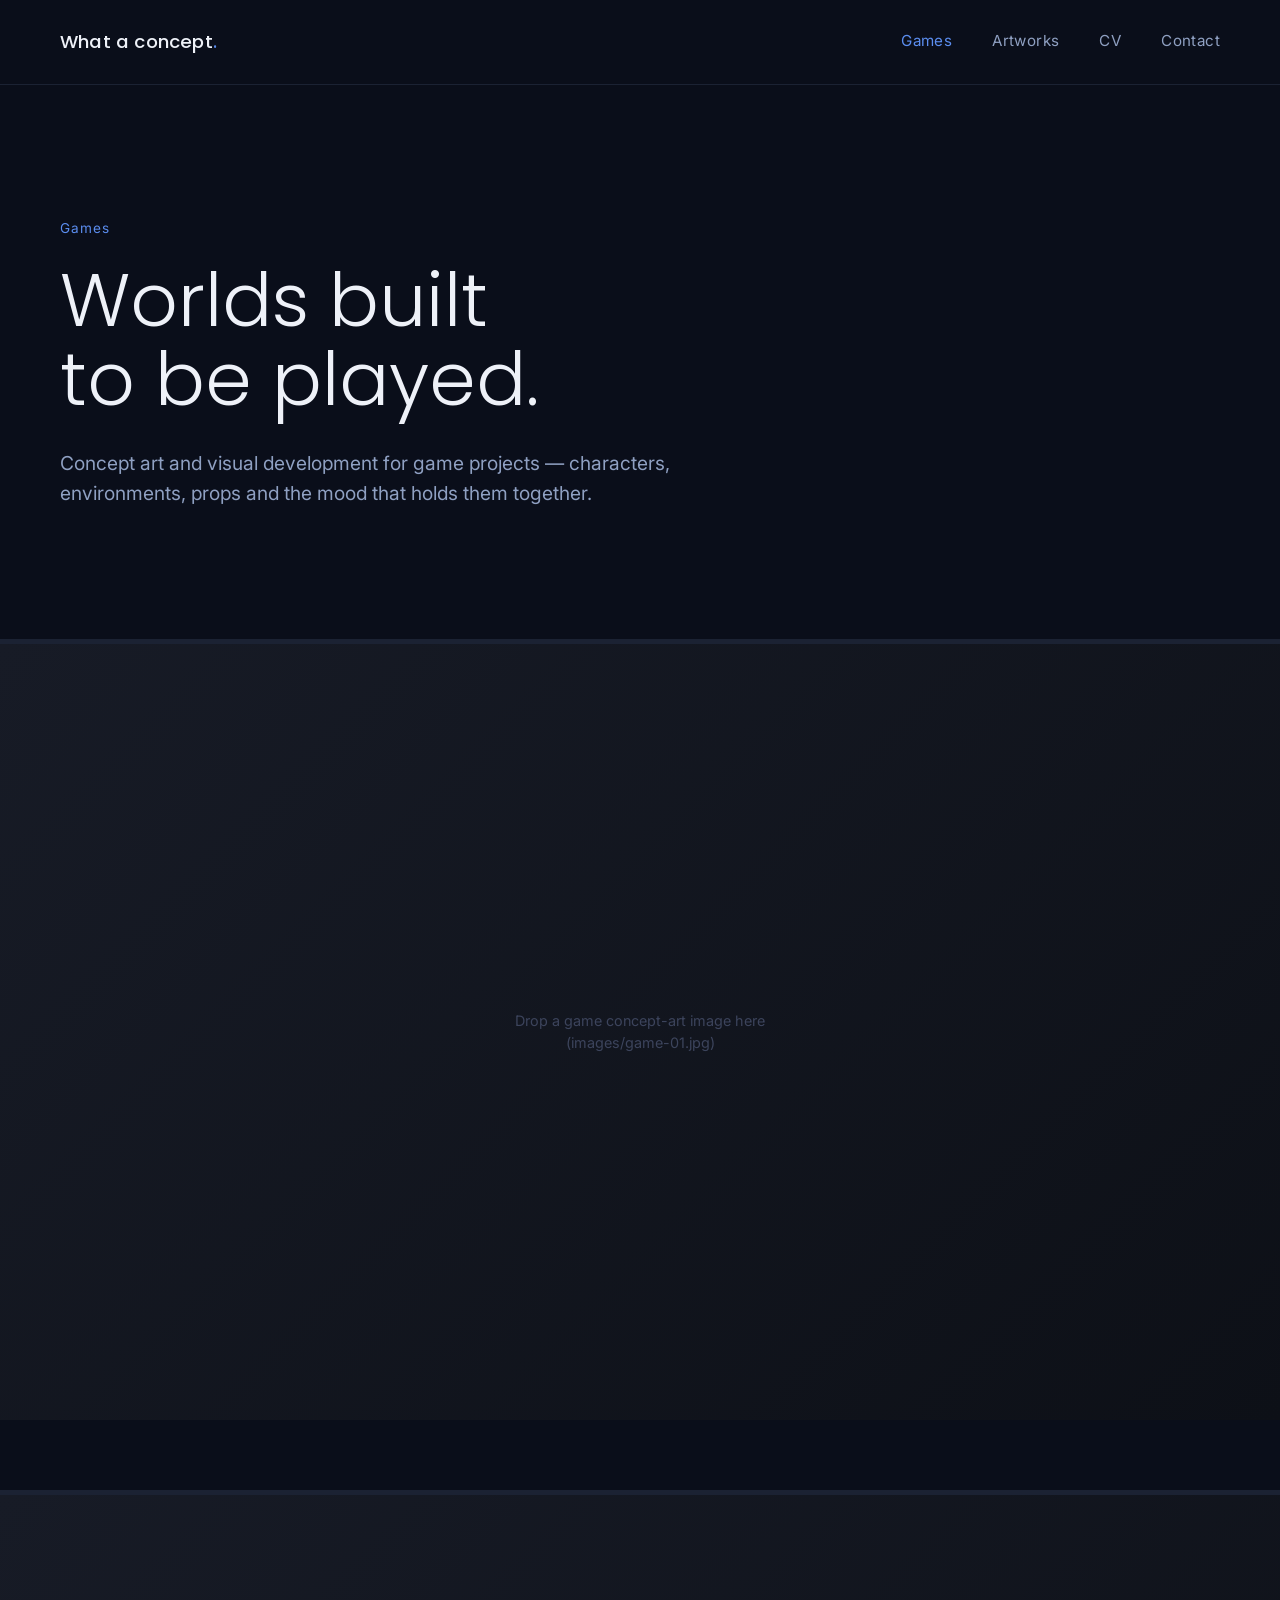
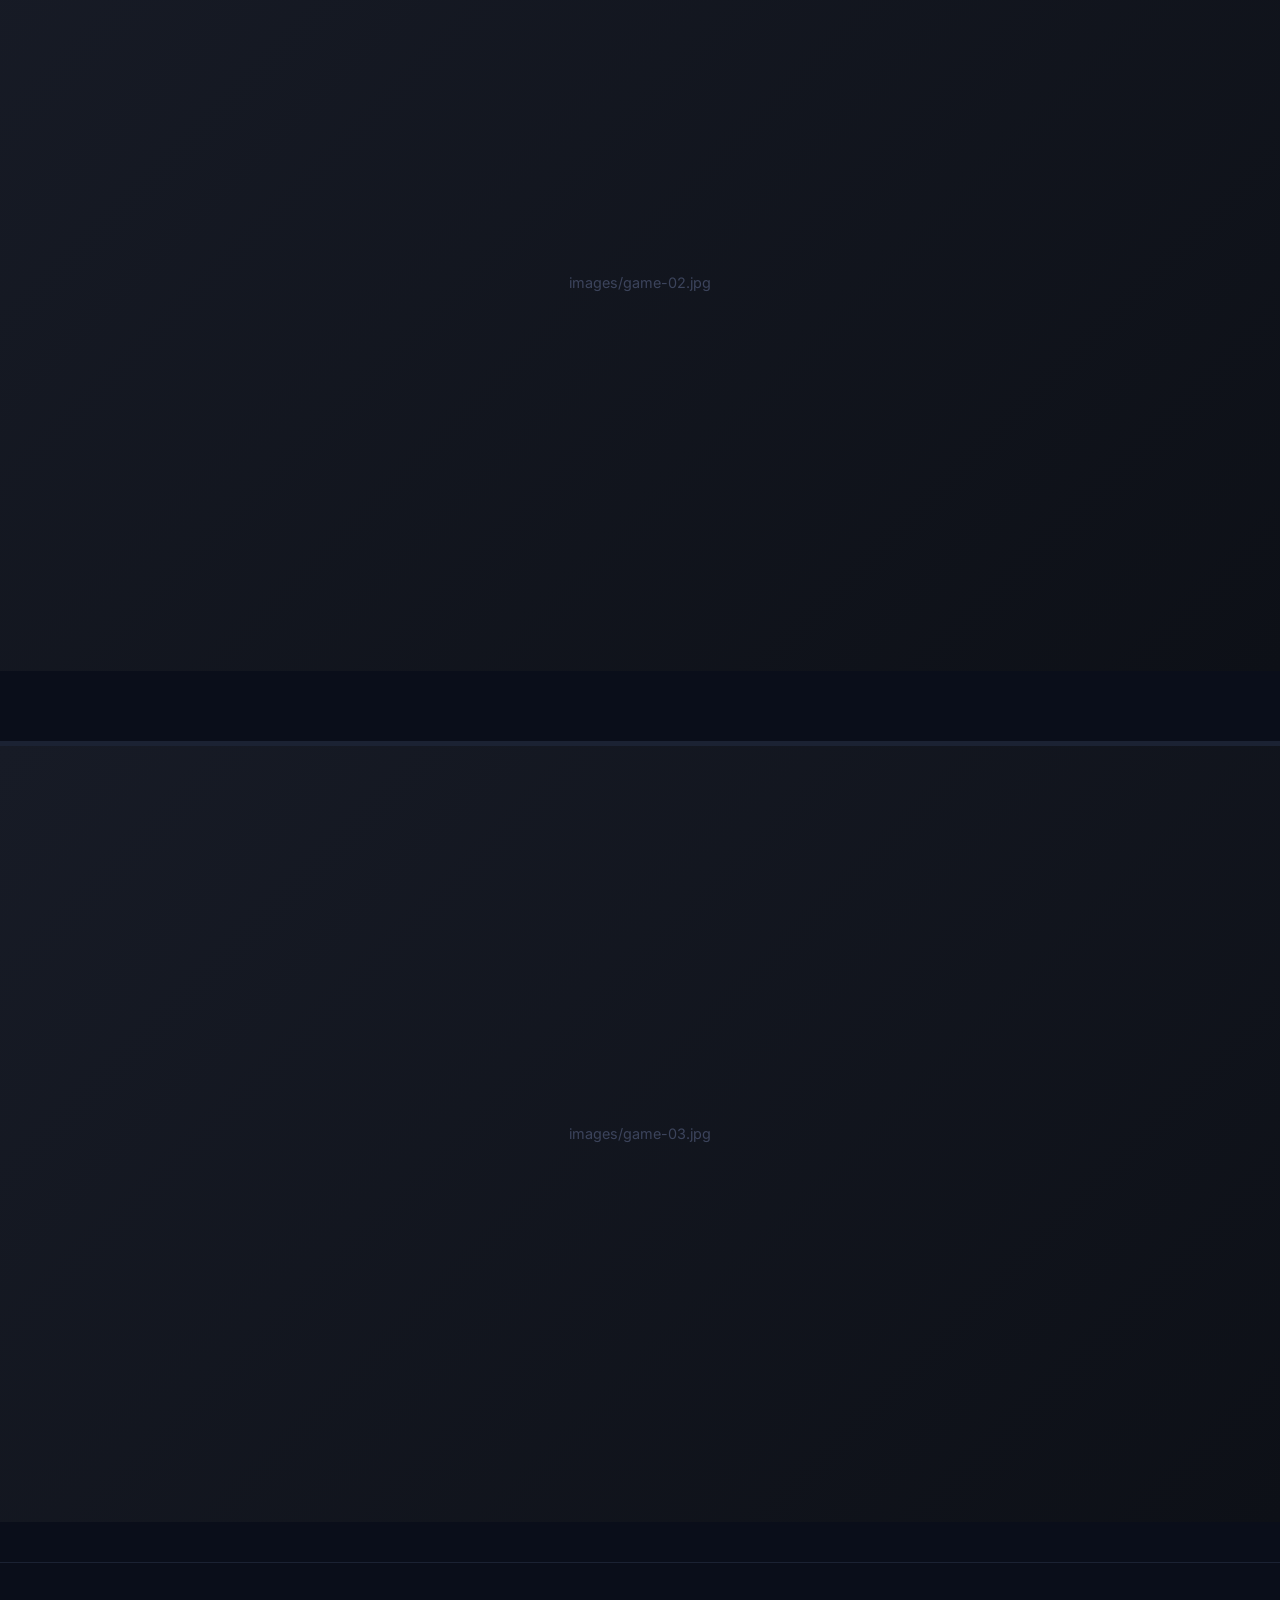
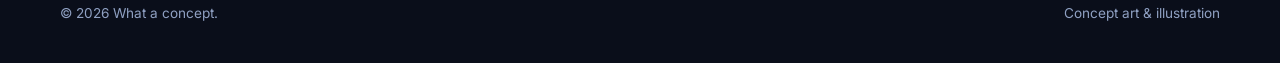
<file: index.html>
<!DOCTYPE html>
<html lang="en">
<head>
<meta charset="UTF-8">
<meta name="viewport" content="width=device-width, initial-scale=1.0">
<title>What a concept. — Games</title>
<meta name="description" content="Concept art and visual development for game projects — characters, environments, props and the mood that holds them together.">
<link rel="stylesheet" href="css/style.css">
</head>
<body>

<header class="site-nav">
  <div class="nav-inner">
    <a href="index.html" class="logo">What a concept<span class="dot">.</span></a>
    <button class="nav-toggle" aria-label="Toggle menu" aria-expanded="false">&#9776;</button>
    <nav class="links">
      <a href="index.html" class="active">Games</a>
      <a href="artworks.html">Artworks</a>
      <a href="cv.html">CV</a>
      <a href="contact.html">Contact</a>
    </nav>
  </div>
</header>

<main>
  <section class="hero">
    <div class="wrap">
      <p class="eyebrow">Games</p>
      <h1>Worlds built<br>to be played.</h1>
      <p class="lede">Concept art and visual development for game projects — characters, environments, props and the mood that holds them together.</p>
    </div>
  </section>

  <section class="feature-image">
    <div class="frame">
      <!-- Replace this placeholder with your own artwork:
           <img src="images/game-01.jpg" alt="Concept art for [project name]"> -->
      <p class="placeholder-label">Drop a game concept-art image here<br>(images/game-01.jpg)</p>
    </div>
  </section>

  <section class="feature-image">
    <div class="frame">
      <p class="placeholder-label">images/game-02.jpg</p>
    </div>
  </section>

  <section class="feature-image">
    <div class="frame">
      <p class="placeholder-label">images/game-03.jpg</p>
    </div>
  </section>
</main>

<footer class="site-footer">
  <div class="wrap">
    <p>&copy; <span id="year"></span> What a concept.</p>
    <p>Concept art &amp; illustration</p>
  </div>
</footer>

<script src="js/nav.js"></script>
<script>document.getElementById('year').textContent = new Date().getFullYear();</script>
</body>
</html>
</file>
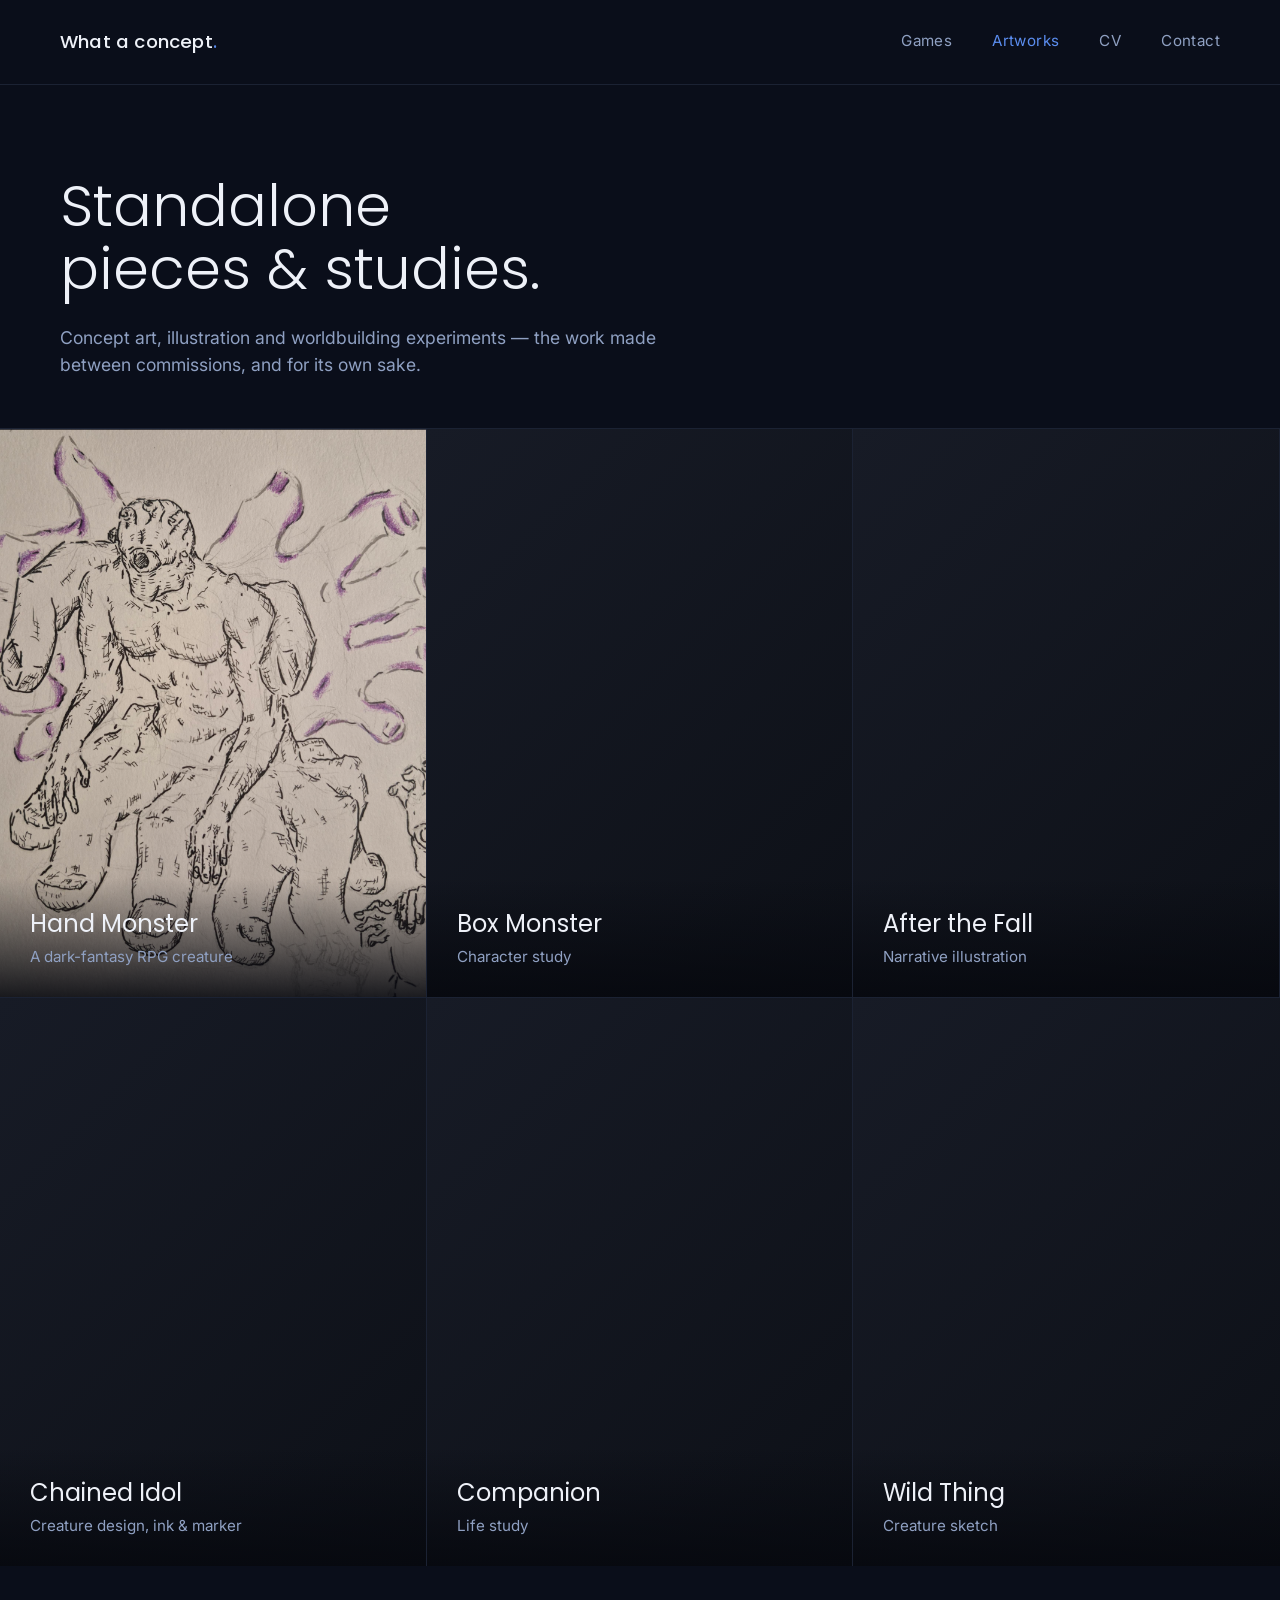
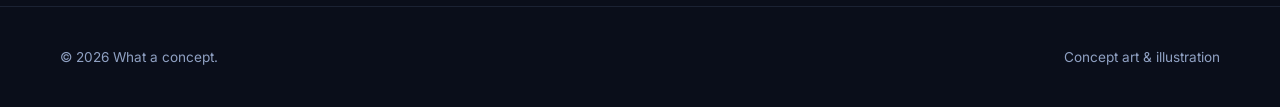
<file: artworks.html>
<!DOCTYPE html>
<html lang="en">
<head>
<meta charset="UTF-8">
<meta name="viewport" content="width=device-width, initial-scale=1.0">
<title>What a concept. — Artworks</title>
<meta name="description" content="Standalone concept art, illustration and worldbuilding experiments.">
<link rel="stylesheet" href="css/style.css">
</head>
<body>

<header class="site-nav">
  <div class="nav-inner">
    <a href="index.html" class="logo">What a concept<span class="dot">.</span></a>
    <button class="nav-toggle" aria-label="Toggle menu" aria-expanded="false">&#9776;</button>
    <nav class="links">
      <a href="index.html">Games</a>
      <a href="artworks.html" class="active">Artworks</a>
      <a href="cv.html">CV</a>
      <a href="contact.html">Contact</a>
    </nav>
  </div>
</header>

<main>
  <section class="page-head">
    <div class="wrap">
      <h1>Standalone<br>pieces &amp; studies.</h1>
      <p class="lede">Concept art, illustration and worldbuilding experiments — the work made between commissions, and for its own sake.</p>
    </div>
  </section>

  <section class="gallery">
    <a class="gallery-item" href="#">
      <div class="frame-empty">
        <img src="images/FingerMan.png" alt="Hand Monster concept art"> 
      </div>
      <div class="gallery-caption">
        <h3>Hand Monster</h3>
        <p>A dark-fantasy RPG creature</p>
      </div>
    </a>

    <a class="gallery-item" href="#">
      <div class="frame-empty"></div>
      <div class="gallery-caption">
        <h3>Box Monster</h3>
        <p>Character study</p>
      </div>
    </a>

    <a class="gallery-item" href="#">
      <div class="frame-empty"></div>
      <div class="gallery-caption">
        <h3>After the Fall</h3>
        <p>Narrative illustration</p>
      </div>
    </a>

    <a class="gallery-item" href="#">
      <div class="frame-empty"></div>
      <div class="gallery-caption">
        <h3>Chained Idol</h3>
        <p>Creature design, ink &amp; marker</p>
      </div>
    </a>

    <a class="gallery-item" href="#">
      <div class="frame-empty"></div>
      <div class="gallery-caption">
        <h3>Companion</h3>
        <p>Life study</p>
      </div>
    </a>

    <a class="gallery-item" href="#">
      <div class="frame-empty"></div>
      <div class="gallery-caption">
        <h3>Wild Thing</h3>
        <p>Creature sketch</p>
      </div>
    </a>
  </section>
</main>

<footer class="site-footer">
  <div class="wrap">
    <p>&copy; <span id="year"></span> What a concept.</p>
    <p>Concept art &amp; illustration</p>
  </div>
</footer>

<script src="js/nav.js"></script>
<script>document.getElementById('year').textContent = new Date().getFullYear();</script>
</body>
</html>
</file>
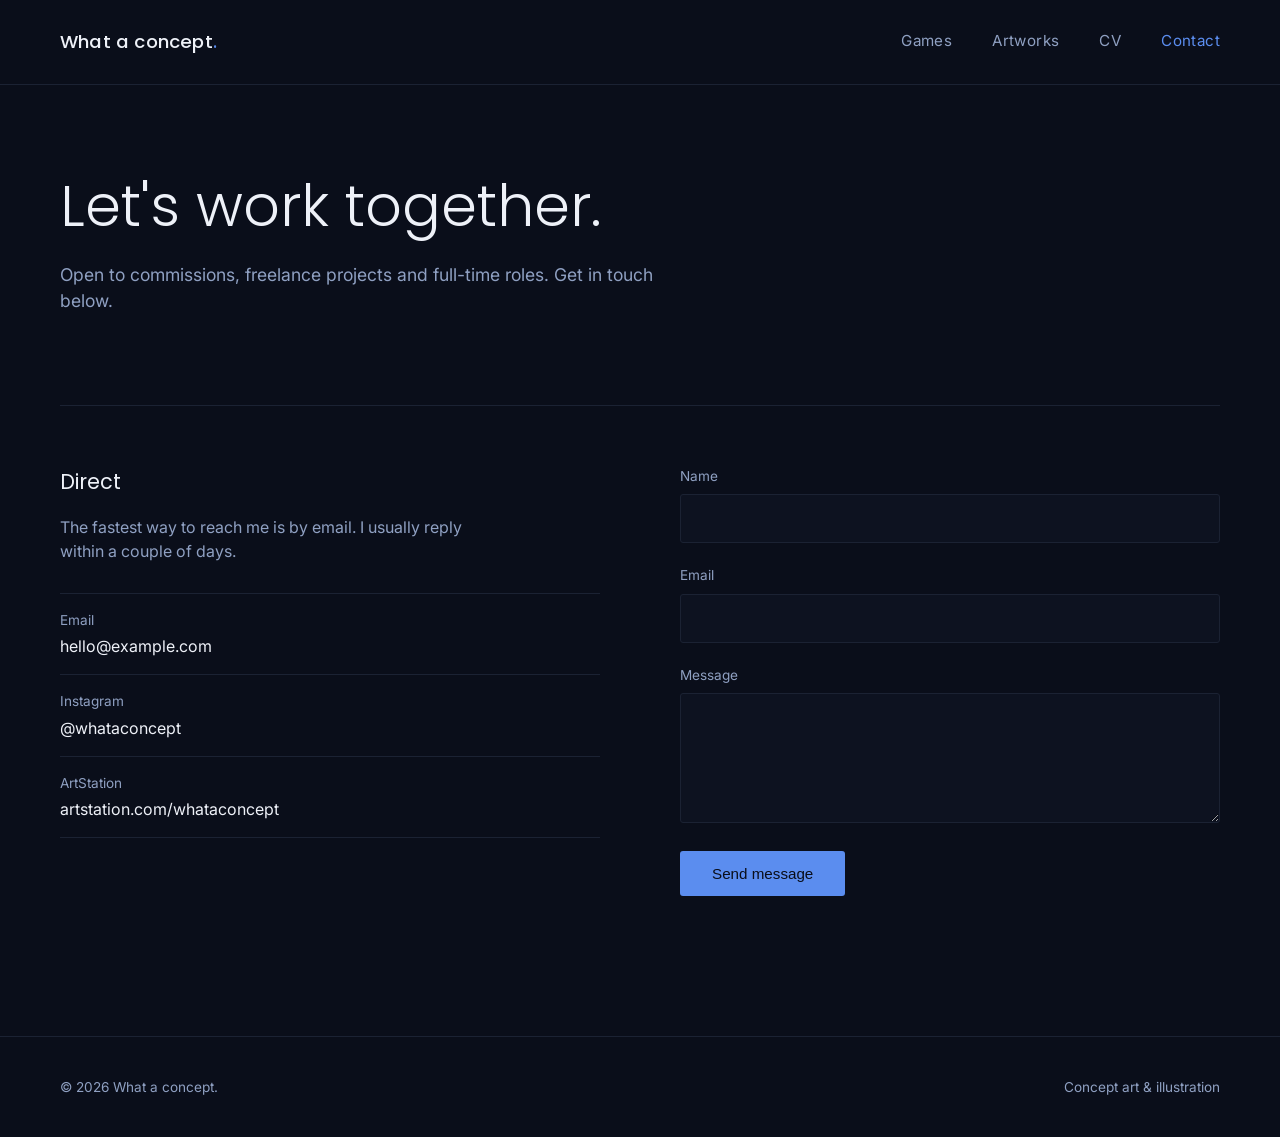
<file: contact.html>
<!DOCTYPE html>
<html lang="en">
<head>
<meta charset="UTF-8">
<meta name="viewport" content="width=device-width, initial-scale=1.0">
<title>What a concept. — Contact</title>
<link rel="stylesheet" href="css/style.css">
</head>
<body>

<header class="site-nav">
  <div class="nav-inner">
    <a href="index.html" class="logo">What a concept<span class="dot">.</span></a>
    <button class="nav-toggle" aria-label="Toggle menu" aria-expanded="false">&#9776;</button>
    <nav class="links">
      <a href="index.html">Games</a>
      <a href="artworks.html">Artworks</a>
      <a href="cv.html">CV</a>
      <a href="contact.html" class="active">Contact</a>
    </nav>
  </div>
</header>

<main>
  <section class="page-head">
    <div class="wrap">
      <h1>Let's work together.</h1>
      <p class="lede">Open to commissions, freelance projects and full-time roles. Get in touch below.</p>
    </div>
  </section>

  <div class="wrap">
    <div class="contact-grid">
      <div class="contact-info">
        <h2>Direct</h2>
        <p>The fastest way to reach me is by email. I usually reply within a couple of days.</p>
        <div class="contact-links">
          <a href="mailto:hello@example.com">
            <span class="label">Email</span>
            hello@example.com
          </a>
          <a href="https://www.instagram.com/" target="_blank" rel="noopener">
            <span class="label">Instagram</span>
            @whataconcept
          </a>
          <a href="https://www.artstation.com/" target="_blank" rel="noopener">
            <span class="label">ArtStation</span>
            artstation.com/whataconcept
          </a>
        </div>
      </div>

      <form class="contact-form" action="#" method="post">
        <div>
          <label for="name">Name</label>
          <input type="text" id="name" name="name" required>
        </div>
        <div>
          <label for="email">Email</label>
          <input type="email" id="email" name="email" required>
        </div>
        <div>
          <label for="message">Message</label>
          <textarea id="message" name="message" required></textarea>
        </div>
        <button type="submit">Send message</button>
      </form>
    </div>
  </div>
</main>

<footer class="site-footer">
  <div class="wrap">
    <p>&copy; <span id="year"></span> What a concept.</p>
    <p>Concept art &amp; illustration</p>
  </div>
</footer>

<script src="js/nav.js"></script>
<script>document.getElementById('year').textContent = new Date().getFullYear();</script>
</body>
</html>
</file>
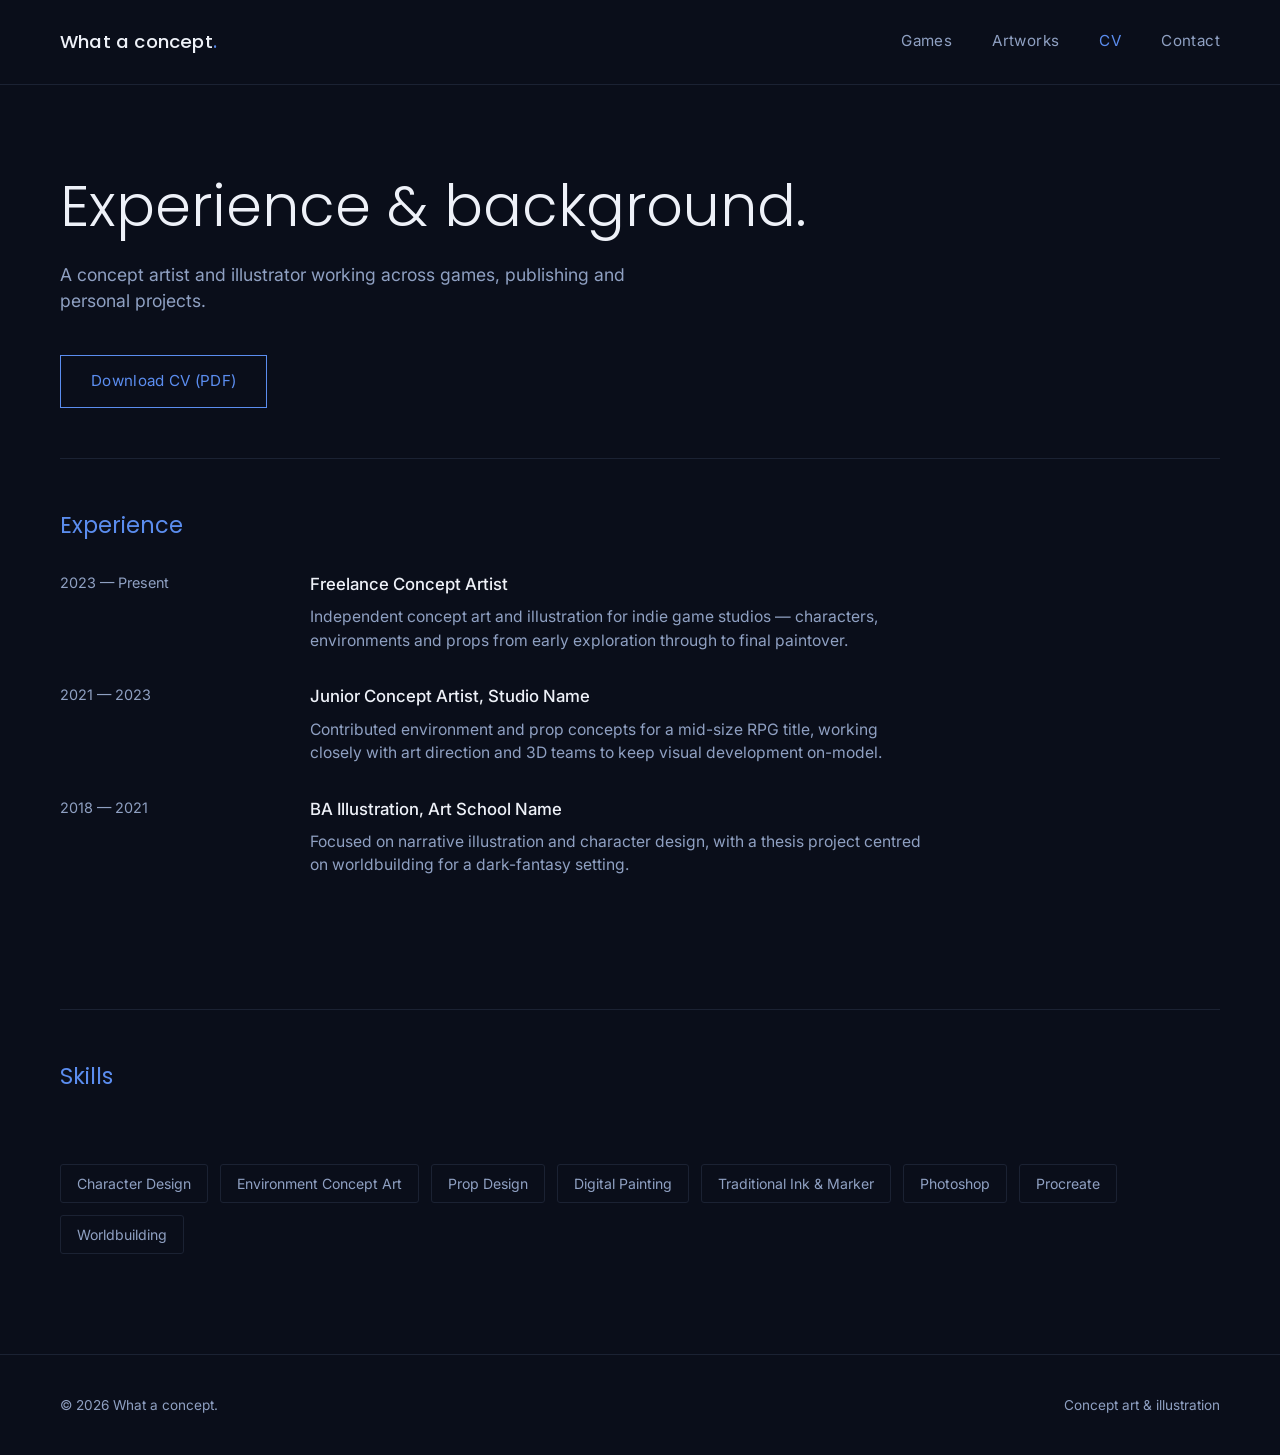
<file: cv.html>
<!DOCTYPE html>
<html lang="en">
<head>
<meta charset="UTF-8">
<meta name="viewport" content="width=device-width, initial-scale=1.0">
<title>What a concept. — CV</title>
<link rel="stylesheet" href="css/style.css">
</head>
<body>

<header class="site-nav">
  <div class="nav-inner">
    <a href="index.html" class="logo">What a concept<span class="dot">.</span></a>
    <button class="nav-toggle" aria-label="Toggle menu" aria-expanded="false">&#9776;</button>
    <nav class="links">
      <a href="index.html">Games</a>
      <a href="artworks.html">Artworks</a>
      <a href="cv.html" class="active">CV</a>
      <a href="contact.html">Contact</a>
    </nav>
  </div>
</header>

<main>
  <section class="page-head">
    <div class="wrap">
      <h1>Experience &amp; background.</h1>
      <p class="lede">A concept artist and illustrator working across games, publishing and personal projects.</p>
      <a href="#" class="cv-download">Download CV (PDF)</a>
    </div>
  </section>

  <div class="wrap">
    <section class="cv-section">
      <h2>Experience</h2>

      <div class="cv-entry">
        <div class="period">2023 — Present</div>
        <div>
          <h3>Freelance Concept Artist</h3>
          <p>Independent concept art and illustration for indie game studios — characters, environments and props from early exploration through to final paintover.</p>
        </div>
      </div>

      <div class="cv-entry">
        <div class="period">2021 — 2023</div>
        <div>
          <h3>Junior Concept Artist, Studio Name</h3>
          <p>Contributed environment and prop concepts for a mid-size RPG title, working closely with art direction and 3D teams to keep visual development on-model.</p>
        </div>
      </div>

      <div class="cv-entry">
        <div class="period">2018 — 2021</div>
        <div>
          <h3>BA Illustration, Art School Name</h3>
          <p>Focused on narrative illustration and character design, with a thesis project centred on worldbuilding for a dark-fantasy setting.</p>
        </div>
      </div>
    </section>

    <section class="cv-section">
      <h2>Skills</h2>
      <div class="skills-tags">
        <span>Character Design</span>
        <span>Environment Concept Art</span>
        <span>Prop Design</span>
        <span>Digital Painting</span>
        <span>Traditional Ink &amp; Marker</span>
        <span>Photoshop</span>
        <span>Procreate</span>
        <span>Worldbuilding</span>
      </div>
    </section>
  </div>
</main>

<footer class="site-footer">
  <div class="wrap">
    <p>&copy; <span id="year"></span> What a concept.</p>
    <p>Concept art &amp; illustration</p>
  </div>
</footer>

<script src="js/nav.js"></script>
<script>document.getElementById('year').textContent = new Date().getFullYear();</script>
</body>
</html>
</file>
<file: css/style.css>
/* =========================================================
   What a concept. — shared site styles
   ========================================================= */

@import url('https://fonts.googleapis.com/css2?family=Poppins:wght@300;400;500;600&family=Inter:wght@400;500&display=swap');

:root {
  --bg: #0a0e1a;
  --bg-raised: #0d1220;
  --text: #eef1f8;
  --text-soft: #8fa0c2;
  --accent: #5b8def;
  --border: #1b2233;
  --card-bg: #10152400;

  --font-display: 'Poppins', 'Inter', system-ui, sans-serif;
  --font-body: 'Inter', system-ui, sans-serif;

  --max-width: 1400px;
}

* { box-sizing: border-box; }

html { scroll-behavior: smooth; }

body {
  margin: 0;
  background: var(--bg);
  color: var(--text);
  font-family: var(--font-body);
  line-height: 1.5;
  -webkit-font-smoothing: antialiased;
}

a { color: inherit; text-decoration: none; }

img { max-width: 100%; display: block; }

.wrap {
  max-width: var(--max-width);
  margin: 0 auto;
  padding: 0 60px;
}

/* ---------- Nav ---------- */

header.site-nav {
  border-bottom: 1px solid var(--border);
}

.nav-inner {
  max-width: var(--max-width);
  margin: 0 auto;
  padding: 28px 60px;
  display: flex;
  align-items: center;
  justify-content: space-between;
}

.logo {
  font-family: var(--font-display);
  font-weight: 500;
  font-size: 1.15rem;
  color: var(--text);
  letter-spacing: 0.2px;
}

.logo .dot { color: var(--accent); }

nav.links {
  display: flex;
  gap: 40px;
}

nav.links a {
  font-size: 0.95rem;
  color: var(--text-soft);
  letter-spacing: 0.4px;
  transition: color 0.15s ease;
}

nav.links a:hover,
nav.links a.active {
  color: var(--accent);
}

.nav-toggle {
  display: none;
  background: none;
  border: none;
  color: var(--text);
  font-size: 1.6rem;
  cursor: pointer;
}

/* ---------- Hero ---------- */

.hero {
  padding: 120px 0 60px;
}

.hero .eyebrow {
  color: var(--accent);
  font-size: 0.85rem;
  letter-spacing: 1px;
  margin-bottom: 22px;
  font-family: var(--font-body);
}

.hero h1 {
  font-family: var(--font-display);
  font-weight: 300;
  font-size: clamp(2.6rem, 6vw, 4.6rem);
  line-height: 1.08;
  margin: 0 0 28px;
  max-width: 900px;
}

.hero p.lede {
  color: var(--text-soft);
  font-size: 1.2rem;
  line-height: 1.6;
  max-width: 640px;
  margin: 0;
}

/* ---------- Feature image block ---------- */

.feature-image {
  margin-top: 70px;
  border-top: 1px solid var(--border);
}

.feature-image .frame {
  width: 100%;
  aspect-ratio: 16 / 10;
  max-height: 780px;
  background: linear-gradient(135deg, #171b26, #0d1017);
  border-top: 4px solid var(--border);
  display: flex;
  align-items: center;
  justify-content: center;
  overflow: hidden;
}

.feature-image .frame img {
  width: 100%;
  height: 100%;
  object-fit: cover;
}

.placeholder-label {
  color: #3c445c;
  font-size: 0.9rem;
  text-align: center;
  padding: 20px;
  font-family: var(--font-body);
}

/* ---------- Section heading (used on Artworks/CV/Contact) ---------- */

.page-head {
  padding: 90px 0 50px;
}

.page-head h1 {
  font-family: var(--font-display);
  font-weight: 300;
  font-size: clamp(2.4rem, 5.5vw, 3.6rem);
  line-height: 1.1;
  margin: 0 0 24px;
}

.page-head p.lede {
  color: var(--text-soft);
  font-size: 1.1rem;
  max-width: 620px;
  margin: 0;
}

/* ---------- Gallery grid ---------- */

.gallery {
  display: grid;
  grid-template-columns: repeat(3, 1fr);
}

.gallery-item {
  position: relative;
  aspect-ratio: 3 / 4;
  overflow: hidden;
  border-top: 1px solid var(--border);
  border-right: 1px solid var(--border);
}

.gallery-item:last-child { border-right: none; }

.gallery-item img {
  width: 100%;
  height: 100%;
  object-fit: cover;
  transition: transform 0.4s ease;
}

.gallery-item:hover img { transform: scale(1.03); }

.gallery-item .frame-empty {
  width: 100%;
  height: 100%;
  background: linear-gradient(135deg, #171b26, #0d1017);
  display: flex;
  align-items: center;
  justify-content: center;
}

.gallery-caption {
  position: absolute;
  left: 0;
  right: 0;
  bottom: 0;
  padding: 28px 30px;
  background: linear-gradient(to top, rgba(6,8,14,0.88), rgba(6,8,14,0));
}

.gallery-caption h3 {
  font-family: var(--font-display);
  font-weight: 400;
  font-size: 1.5rem;
  margin: 0 0 4px;
}

.gallery-caption p {
  color: var(--text-soft);
  font-size: 0.95rem;
  margin: 0;
}

/* ---------- CV page ---------- */

.cv-section {
  padding: 10px 0 60px;
  border-top: 1px solid var(--border);
  margin-top: 40px;
}

.cv-section:first-of-type { margin-top: 0; }

.cv-section h2 {
  font-family: var(--font-display);
  font-weight: 400;
  font-size: 1.4rem;
  color: var(--accent);
  padding-top: 40px;
  margin: 0 0 30px;
}

.cv-entry {
  display: grid;
  grid-template-columns: 220px 1fr;
  gap: 30px;
  padding-bottom: 32px;
}

.cv-entry .period {
  color: var(--text-soft);
  font-size: 0.9rem;
}

.cv-entry h3 {
  font-weight: 500;
  font-size: 1.05rem;
  margin: 0 0 8px;
}

.cv-entry p {
  color: var(--text-soft);
  font-size: 0.98rem;
  margin: 0;
  max-width: 620px;
}

.skills-tags {
  display: flex;
  flex-wrap: wrap;
  gap: 12px;
  padding-top: 40px;
}

.skills-tags span {
  border: 1px solid var(--border);
  color: var(--text-soft);
  padding: 8px 16px;
  border-radius: 3px;
  font-size: 0.88rem;
}

.cv-download {
  display: inline-block;
  margin-top: 40px;
  padding: 14px 30px;
  border: 1px solid var(--accent);
  color: var(--accent);
  font-size: 0.95rem;
  letter-spacing: 0.3px;
  transition: background 0.15s ease, color 0.15s ease;
}

.cv-download:hover {
  background: var(--accent);
  color: #0a0e1a;
}

/* ---------- Contact page ---------- */

.contact-grid {
  display: grid;
  grid-template-columns: 1fr 1fr;
  gap: 80px;
  padding-bottom: 100px;
  border-top: 1px solid var(--border);
  margin-top: 40px;
  padding-top: 60px;
}

.contact-info h2 {
  font-family: var(--font-display);
  font-weight: 400;
  font-size: 1.3rem;
  margin: 0 0 18px;
}

.contact-info p {
  color: var(--text-soft);
  margin: 0 0 30px;
  max-width: 420px;
}

.contact-links a {
  display: block;
  padding: 16px 0;
  border-top: 1px solid var(--border);
  color: var(--text);
  font-size: 1rem;
}

.contact-links a:last-child {
  border-bottom: 1px solid var(--border);
}

.contact-links a span.label {
  color: var(--text-soft);
  font-size: 0.85rem;
  display: block;
  margin-bottom: 4px;
}

.contact-links a:hover { color: var(--accent); }

form.contact-form {
  display: flex;
  flex-direction: column;
  gap: 22px;
}

form.contact-form label {
  font-size: 0.85rem;
  color: var(--text-soft);
  margin-bottom: 8px;
  display: block;
}

form.contact-form input,
form.contact-form textarea {
  width: 100%;
  background: var(--bg-raised);
  border: 1px solid var(--border);
  color: var(--text);
  padding: 14px 16px;
  font-family: var(--font-body);
  font-size: 0.98rem;
  border-radius: 3px;
}

form.contact-form input:focus,
form.contact-form textarea:focus {
  outline: none;
  border-color: var(--accent);
}

form.contact-form textarea { resize: vertical; min-height: 130px; }

form.contact-form button {
  align-self: flex-start;
  padding: 14px 32px;
  background: var(--accent);
  color: #0a0e1a;
  border: none;
  font-size: 0.95rem;
  font-weight: 500;
  border-radius: 3px;
  cursor: pointer;
  transition: opacity 0.15s ease;
}

form.contact-form button:hover { opacity: 0.88; }

/* ---------- Footer ---------- */

footer.site-footer {
  border-top: 1px solid var(--border);
  padding: 40px 0;
  margin-top: 40px;
}

footer.site-footer .wrap {
  display: flex;
  justify-content: space-between;
  align-items: center;
  flex-wrap: wrap;
  gap: 16px;
}

footer.site-footer p {
  color: var(--text-soft);
  font-size: 0.85rem;
  margin: 0;
}

/* ---------- Focus visibility ---------- */

a:focus-visible,
button:focus-visible,
input:focus-visible,
textarea:focus-visible {
  outline: 2px solid var(--accent);
  outline-offset: 2px;
}

/* ---------- Responsive ---------- */

@media (max-width: 900px) {
  .wrap, .nav-inner { padding-left: 26px; padding-right: 26px; }

  nav.links {
    position: fixed;
    top: 0;
    right: 0;
    height: 100vh;
    width: 240px;
    background: var(--bg-raised);
    flex-direction: column;
    padding: 100px 30px;
    gap: 28px;
    transform: translateX(100%);
    transition: transform 0.25s ease;
    border-left: 1px solid var(--border);
    z-index: 20;
  }

  nav.links.open { transform: translateX(0); }

  .nav-toggle { display: block; z-index: 30; }

  .gallery { grid-template-columns: 1fr; }
  .gallery-item { border-right: none; }

  .cv-entry, .contact-grid {
    grid-template-columns: 1fr;
    gap: 12px;
  }

  .hero { padding: 80px 0 40px; }
}
</file>
